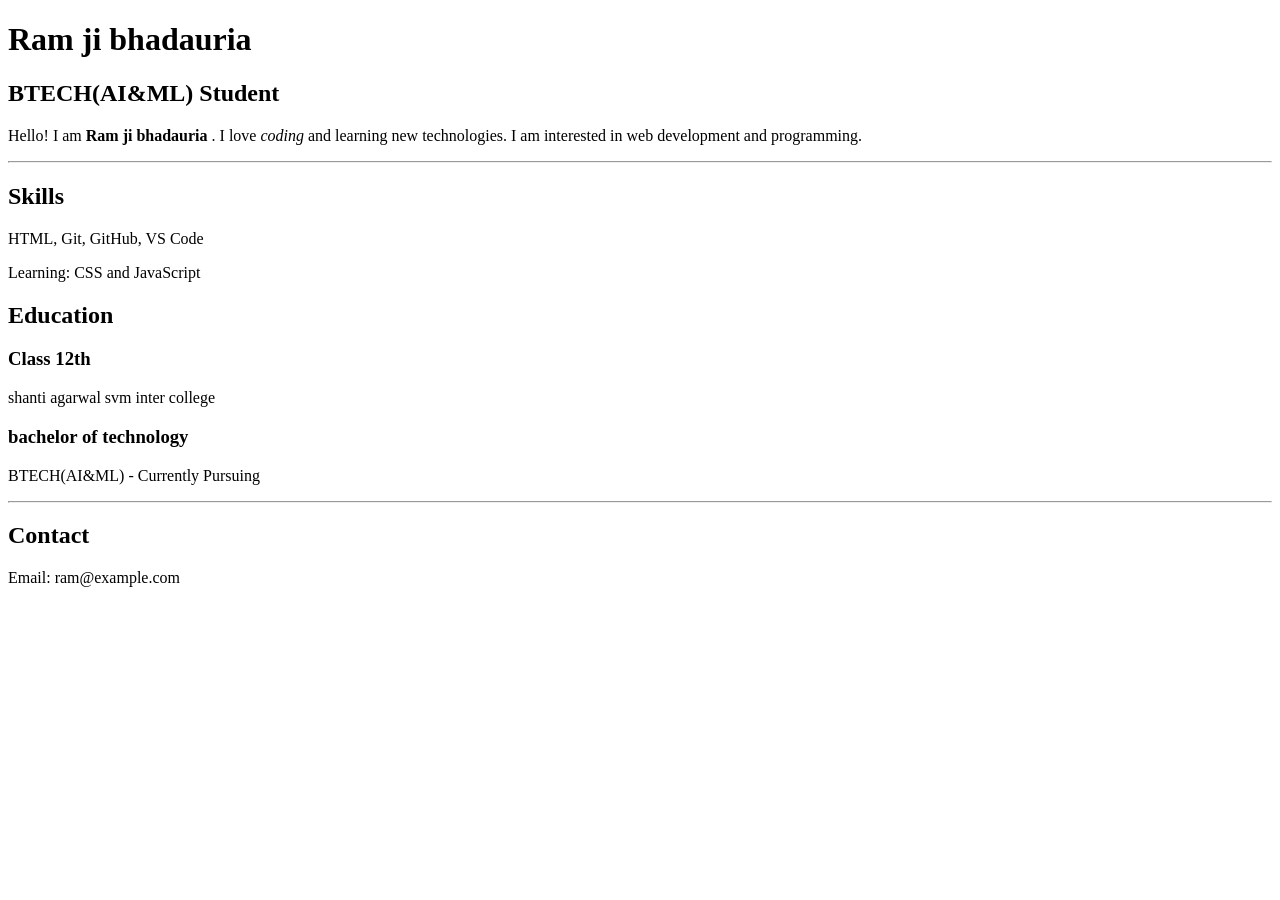
<file: index.html>
<!DOCTYPE html>
<html lang="en">
<head>
    <meta charset="UTF-8">
    <meta name="viewport" content="width=device-width, initial-scale=1.0">
    <title>My Resume Page</title>
</head>
<body>

    <!-- My Resume -->
    <div id="resume" class="resume">

        <h1>Ram ji bhadauria</h1>
        <h2>BTECH(AI&ML) Student</h2>

        <p>
            Hello! I am <strong>Ram ji bhadauria </strong>.
            I love <em>coding</em> and learning new technologies.
            I am interested in web development and programming.
        </p>

        <hr>

        <!-- Skills Section -->
        <div id="skills" class="skills">
            <h2>Skills</h2>

            <p>HTML, Git, GitHub, VS Code</p>
            <p>Learning: CSS and JavaScript</p>
        </div>

        <!-- Education Section -->
        <div id="education" class="education">
            <h2>Education</h2>

            <h3>Class 12th</h3>
            <p>shanti agarwal svm inter college </p>

            <h3>bachelor of technology</h3>
            <p>BTECH(AI&ML) - Currently Pursuing</p>
        </div>

        <hr>

        <!-- Contact Information -->
        <div id="contact" class="contact">
            <h2>Contact</h2>
            <p>Email: ram@example.com</p>
        </div>

    </div>

</body>
</html>
</file>
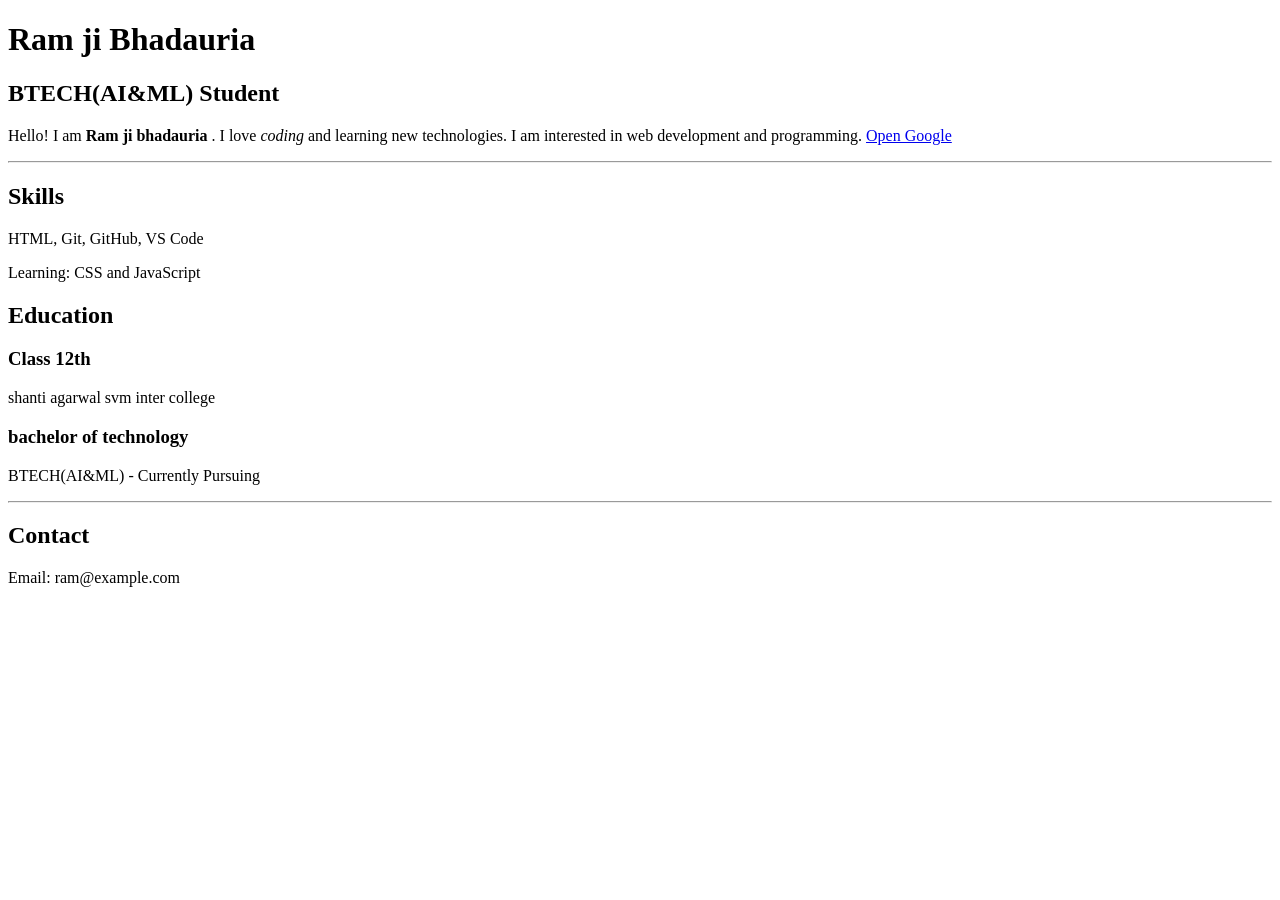
<file: assignment1/index.html>
<!DOCTYPE html>
<html lang="en">
<head>
    <meta charset="UTF-8">
    <meta name="viewport" content="width=device-width, initial-scale=1.0">
    <title>My Resume Page</title>
</head>
<body>

    <!-- My Resume -->
    <div id="resume" class="resume">
        
        <h1>Ram ji Bhadauria</h1>
        <h2>BTECH(AI&ML) Student</h2>

        <p>
            Hello! I am <strong>Ram ji bhadauria </strong>.
            I love <em>coding</em> and learning new technologies.
            I am interested in web development and programming.

            <a>
               <a href="https://www.google.com" target="_blank">
    Open Google
</a>
            </a>
        </p>

        <hr>
        </div>

        <!-- Skills Section -->
        <div id="skills" class="skills">
            <h2>Skills</h2>
            
            <p>HTML, Git, GitHub, VS Code</p>
            <p>Learning: CSS and JavaScript</p>
        </div>

        <!-- Education Section -->
        <div id="education" class="education">
            <h2>Education</h2>

            <h3>Class 12th</h3>
            <p>shanti agarwal svm inter college </p>

            <h3>bachelor of technology</h3>
            <p>BTECH(AI&ML) - Currently Pursuing</p>
        </div>

        <hr>

        <!-- Contact Information -->
        <div id="contact" class="contact">
            <h2>Contact</h2>
            <p>Email: ram@example.com</p>
        </div>

    

</body>
</html>
</file>
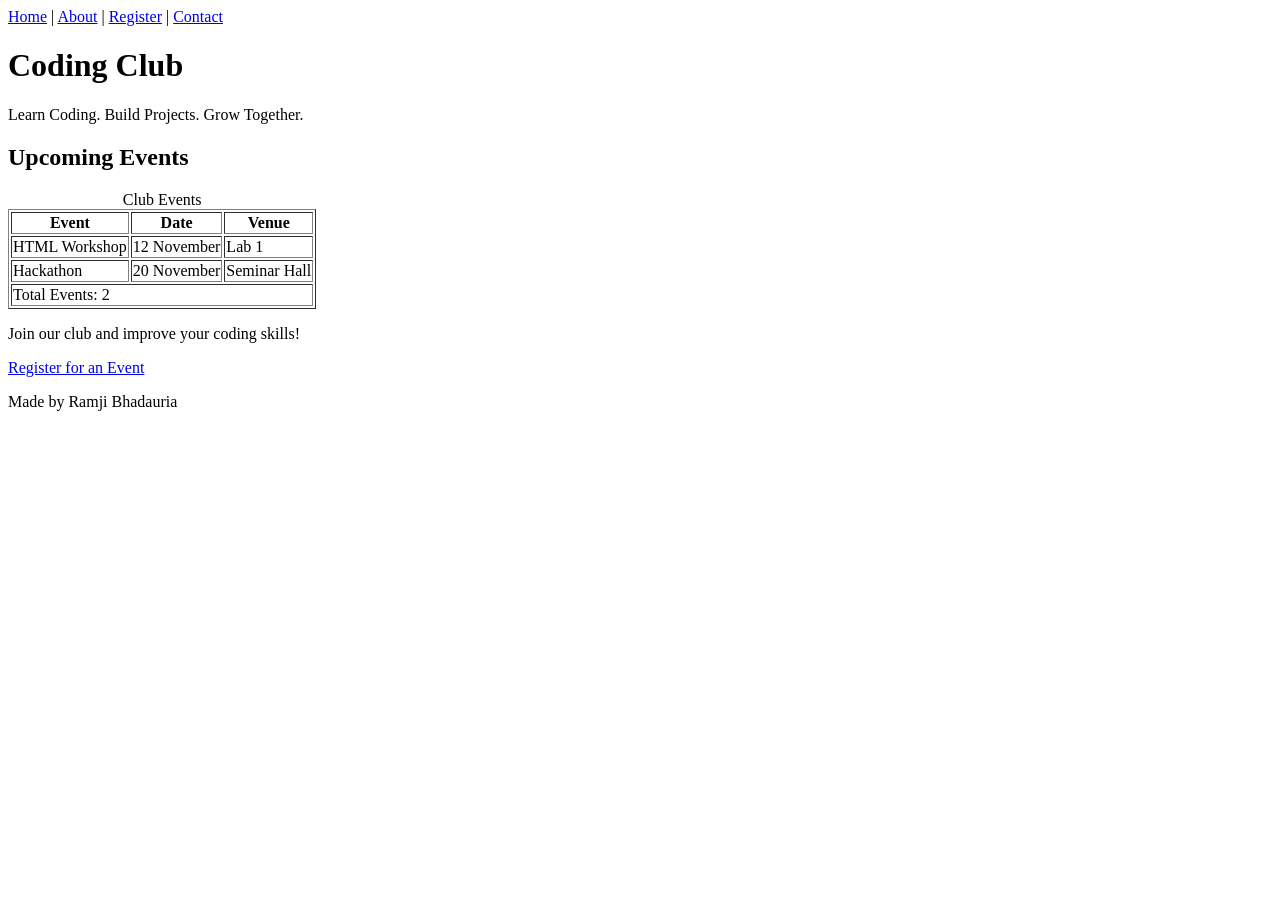
<file: assignment3/index.html>
<!DOCTYPE html>
<html lang="en">
<head>
    <meta charset="UTF-8">
    <meta name="viewport" content="width=device-width, initial-scale=1.0">
    <meta name="description" content="Coding Club home page">
    <title>Coding Club - Home</title>
    <link rel="icon" href="favicon-32x32.png">
</head>
<body>

    <nav>
        <a href="index.html">Home</a> |
        <a href="about.html">About</a> |
        <a href="register.html">Register</a> |
        <a href="contact.html">Contact</a>
    </nav>

    <header>
        <h1>Coding Club</h1>
        <p>Learn Coding. Build Projects. Grow Together.</p>
    </header>

    <main>
        <section id="events">
            <h2>Upcoming Events</h2>

            <table border="1">
                <caption>Club Events</caption>
                <thead>
                    <tr>
                        <th>Event</th>
                        <th>Date</th>
                        <th>Venue</th>
                    </tr>
                </thead>
                <tbody>
                    <tr>
                        <td>HTML Workshop</td>
                        <td>12 November</td>
                        <td>Lab 1</td>
                    </tr>
                    <tr>
                        <td>Hackathon</td>
                        <td>20 November</td>
                        <td>Seminar Hall</td>
                    </tr>
                </tbody>
                <tfoot>
                    <tr>
                        <td colspan="3">Total Events: 2</td>
                    </tr>
                </tfoot>
            </table>
        </section>

        <p>Join our club and improve your coding skills!</p>
        <p><a href="register.html">Register for an Event</a></p>
    </main>

    <footer>
        <p>Made by Ramji Bhadauria</p>
    </footer>

</body>
</html>
</file>
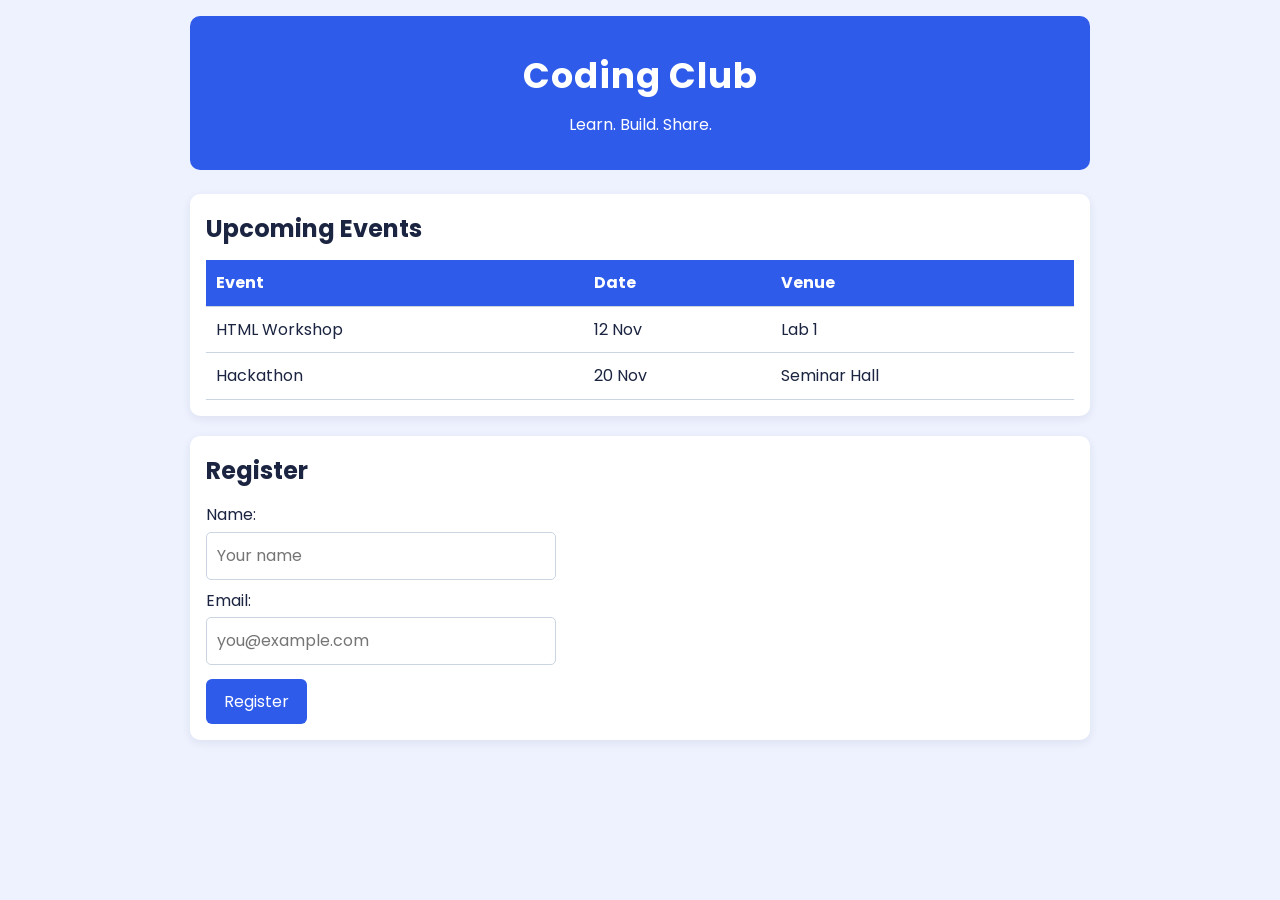
<file: assignment4/index.html>
<!DOCTYPE html>
<html lang="en">

<head>
    <meta charset="UTF-8">
    <meta name="viewport" content="width=device-width, initial-scale=1.0">

    <title>Coding Club</title>

    <!-- 5.3: Google Font -->
    <link rel="preconnect" href="https://fonts.googleapis.com">
    <link rel="preconnect" href="https://fonts.gstatic.com" crossorigin>

    <link href="https://fonts.googleapis.com/css2?family=Poppins:wght@400;500;600;700&display=swap"
          rel="stylesheet">

    <!-- 5.1: Link the external CSS file -->
    <link rel="stylesheet" href="style.css">
</head>

<body>

    <!-- Hero Section -->
    <header id="hero">
        <h1>Coding Club</h1>
        <p>Learn. Build. Share.</p>
    </header>

    <!-- Upcoming Events Section -->
    <section class="card">

        <h2>Upcoming Events</h2>

        <table>
            <thead>
                <tr>
                    <th>Event</th>
                    <th>Date</th>
                    <th>Venue</th>
                </tr>
            </thead>

            <tbody>
                <tr>
                    <td>HTML Workshop</td>
                    <td>12 Nov</td>
                    <td>Lab 1</td>
                </tr>

                <tr>
                    <td>Hackathon</td>
                    <td>20 Nov</td>
                    <td>Seminar Hall</td>
                </tr>
            </tbody>
        </table>

    </section>

    <!-- Registration Section -->
    <section class="card">

        <h2>Register</h2>

        <form>
            <label for="name">Name:</label>
            <input
                type="text"
                id="name"
                name="name"
                placeholder="Your name"
                required
            >

            <label for="email">Email:</label>
            <input
                type="email"
                id="email"
                name="email"
                placeholder="you@example.com"
                required
            >

            <button type="submit">Register</button>
        </form>

    </section>

</body>
</html>
</file>
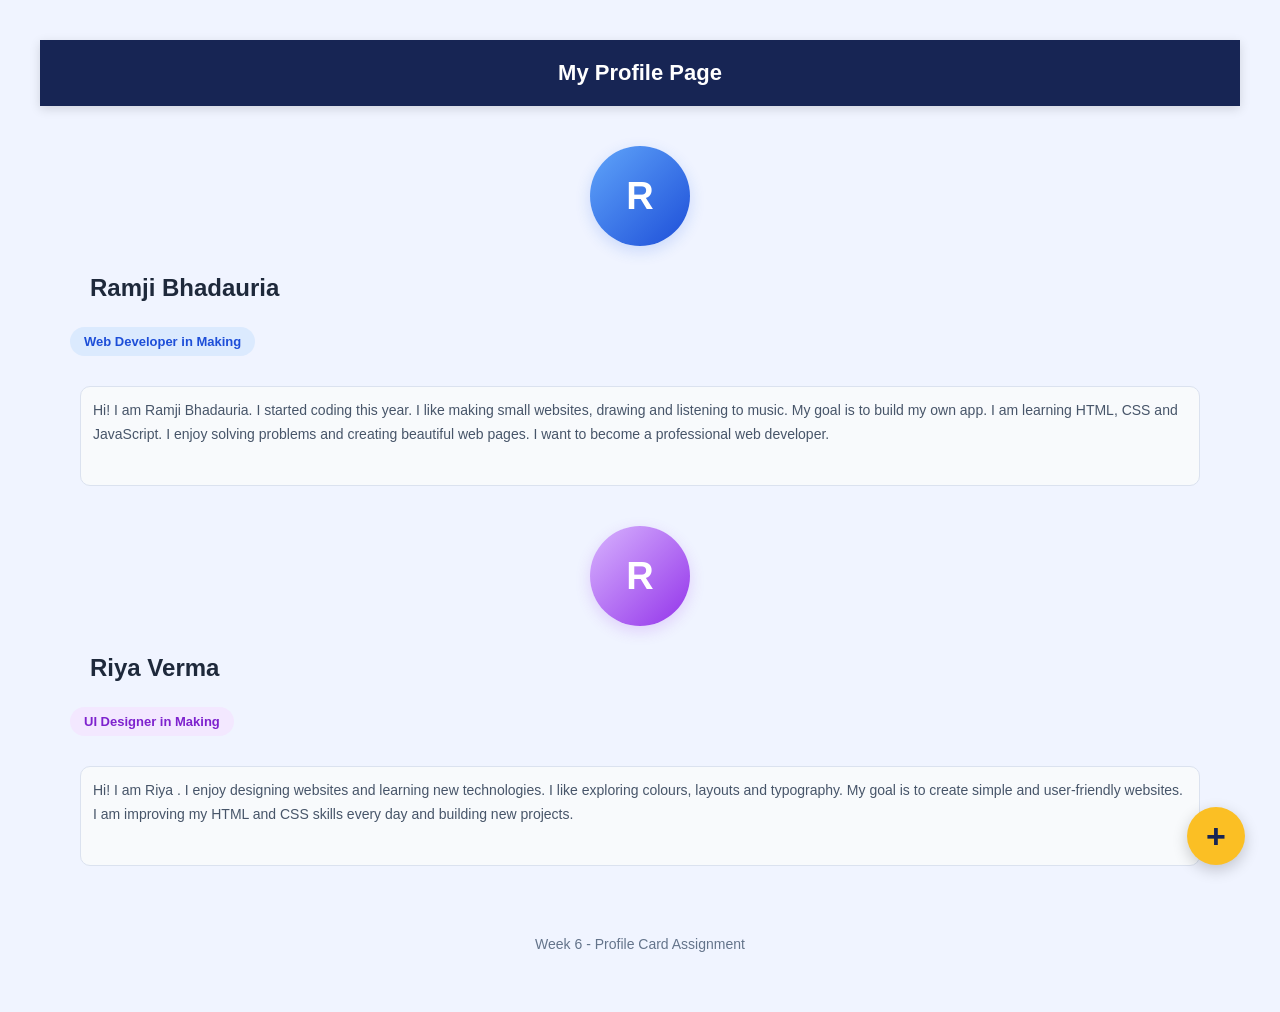
<file: assignment5/index.html>
<!DOCTYPE html>
<html lang="en">
<head>
    <meta charset="UTF-8">
    <meta name="viewport" content="width=device-width, initial-scale=1.0">
    <title>Week 6 - Profile Card</title>

    <!-- CSS file connected here -->
    <link rel="stylesheet" href="style.css">
</head>
<body>
 
    <!-- QUESTION 6.4: Sticky top navigation bar -->
    <header class="top-bar">
        My Profile Page
    </header>

    <main class="profile-container">

        <!-- QUESTION 6.2: First profile card (Blue colour version) -->
        <section class="profile-card blue-card">

            <!-- QUESTION 6.2: Circular avatar -->
            <div class="avatar blue-avatar">R</div>

            <h2>Ramji Bhadauria</h2>
            <p class="role">Web Developer in Making</p>

            <!-- QUESTION 6.3: Fixed-height scrollable bio box -->
            <div class="bio">
                Hi! I am Ramji Bhadauria. I started coding this year.
                I like making small websites, drawing and
                listening to music. My goal is to build my
                own app. I am learning HTML, CSS and
                JavaScript. I enjoy solving problems and
                creating beautiful web pages. I want to
                become a professional web developer.
            </div>

        </section>

        <!-- QUESTION 6.2: Second profile card (Purple colour version) -->
        <section class="profile-card purple-card">

            <!-- QUESTION 6.2: Circular avatar -->
            <div class="avatar purple-avatar">R</div>

            <h2>Riya Verma</h2>
            <p class="role">UI Designer in Making</p>

            <!-- QUESTION 6.3: Fixed-height scrollable bio box -->
            <div class="bio">
                Hi! I am Riya . I enjoy designing websites
                and learning new technologies. I like
                exploring colours, layouts and typography.
                My goal is to create simple and user-friendly
                websites. I am improving my HTML and CSS
                skills every day and building new projects.
            </div>

        </section>

    </main>

    <!-- QUESTION 6.5: Footer and clean HTML structure -->
    <footer>
        Week 6 - Profile Card Assignment
    </footer>

    <!-- QUESTION 6.4: Fixed floating + button -->
    <button class="fab"
            type="button"
            aria-label="Add profile"
            onclick="alert('Add button clicked!')">
        +
    </button>

</body>
</html>
</file>
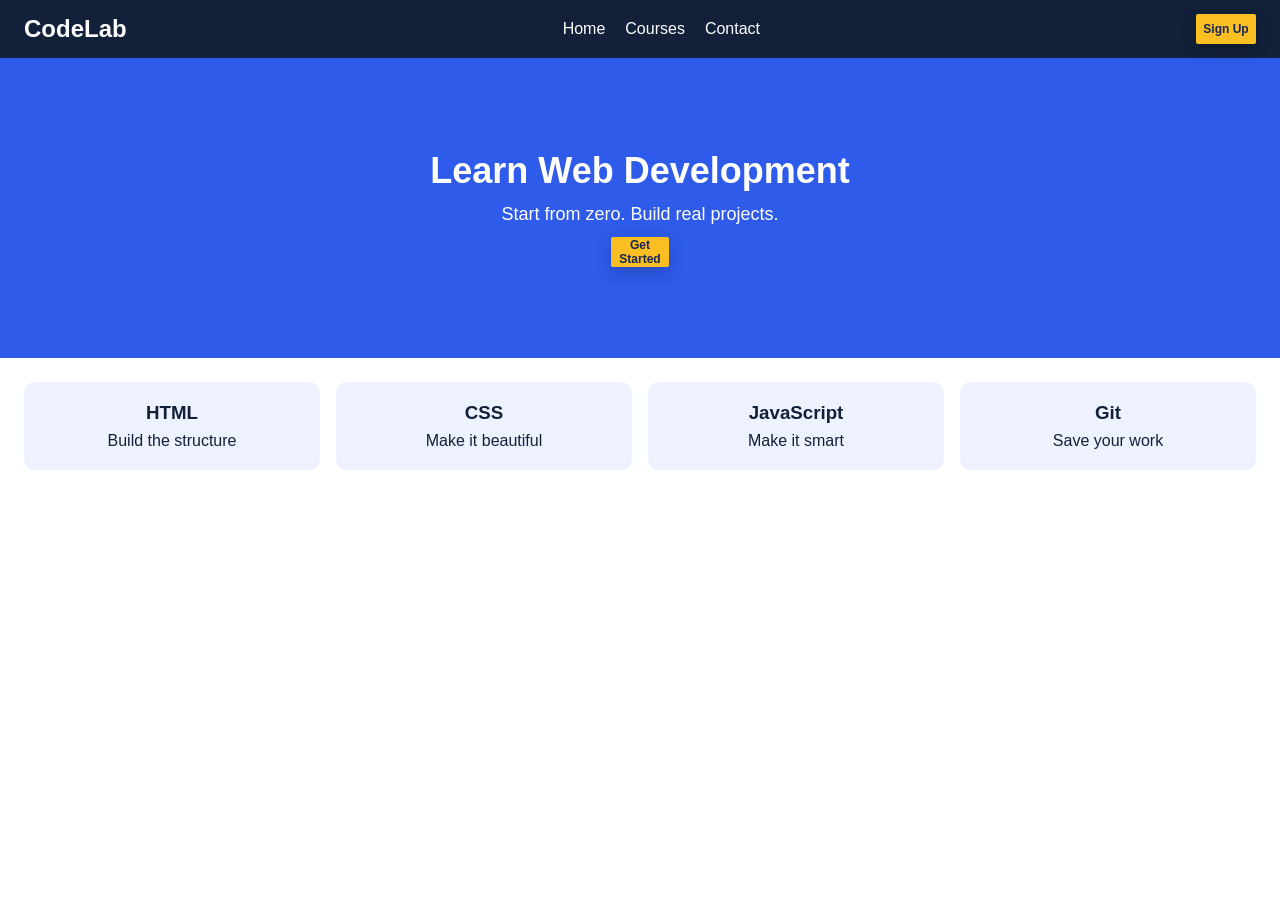
<file: assignment6/index.html>
<!DOCTYPE html>
<html lang="en">
<head>
    <meta charset="UTF-8">
    <meta name="viewport" content="width=device-width, initial-scale=1.0">

    <title>CodeLab</title>

    <!-- External CSS file ko connect kiya hai -->
    <link rel="stylesheet" href="style.css">
</head>
<body>

    <!-- ================= 7.1 NAVBAR ================= -->
    <!-- Logo left, links aur Sign up button right -->

    <nav>
        <h2>CodeLab</h2>

        <!-- Navigation links -->
        <ul>
            <li><a href="#">Home</a></li>
            <li><a href="#">Courses</a></li>
            <li><a href="#">Contact</a></li>
        </ul>

        <!-- Navbar button -->
        <button class="fab-signup"
                type="button"
                aria-label="Add profile"
                onclick="alert('Sign Up button clicked!')">
            Sign Up
        </button>
    </nav>


    <!-- ================= 7.2 BANNER ================= -->
    <!-- Banner ke text aur button ko centre mein rakha hai -->

    <section class="hero">
        <h1>Learn Web Development</h1>
        <p>Start from zero. Build real projects.</p>
        <button class="fab"
                type="button"
                aria-label="Add profile"
                onclick="alert('Get Started button clicked!')">
            Get Started
        </button>
    </section>


    <!-- ================= 7.3 CARDS ================= -->
    <!-- Flexbox se 4 cards banaye hain.
         Chhoti screen par cards next line mein aa sakte hain. -->

    <section class="cards">

        <!-- Card 1 -->
        <div class="card">
            <h3>HTML</h3>
            <p>Build the structure</p>
        </div>

        <!-- Card 2 -->
        <div class="card">
            <h3>CSS</h3>
            <p>Make it beautiful</p>
        </div>

        <!-- Card 3 -->
        <div class="card">
            <h3>JavaScript</h3>
            <p>Make it smart</p>
        </div>

        <!-- Card 4 -->
        <div class="card">
            <h3>Git</h3>
            <p>Save your work</p>
        </div>

    </section>

    <!-- ========== 7.4 COMPLETE LANDING PAGE ========== -->
    <!-- Navbar + Banner + Cards ko ek page mein joda hai -->

    <!-- ========== 7.5 RESPONSIVE TESTING ========== -->
    <!-- Desktop, tablet aur mobile par browser ki width
         badal kar layout check karna hai.
         Iski CSS style.css mein likhi hai. -->

</body>
</html>
</file>
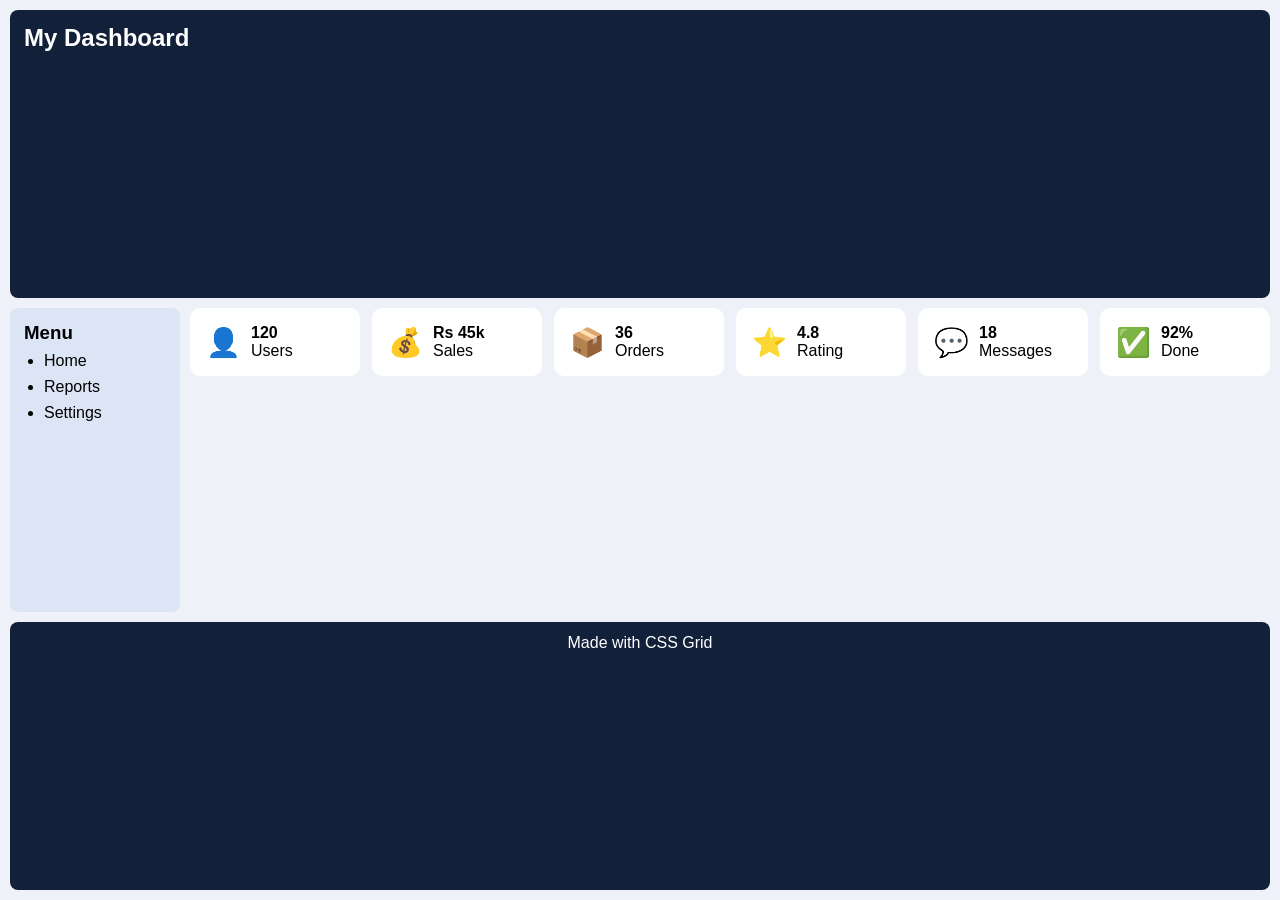
<file: assignment7/index.html>
<!DOCTYPE html>
<html lang="en">
<head>
    <!-- Basic HTML information -->
    <meta charset="UTF-8">
    <meta name="viewport" content="width=device-width, initial-scale=1.0">

    <title>My Dashboard</title>

    <!-- External CSS file connected here -->
    <link rel="stylesheet" href="style.css">
</head>
<body>

    <!-- Main dashboard layout: Point 8.1 and 8.3 are styled in CSS -->
    <div class="layout">

        <!-- HEADER: Point 8.3 (grid area: head) -->
        <header>
            <h2>My Dashboard</h2>
        </header>

        <!-- SIDEBAR: Point 8.3 (grid area: side) -->
        <aside>
            <h3>Menu</h3>

            <ul>
                <li>Home</li>
                <li>Reports</li>
                <li>Settings</li>
            </ul>
        </aside>

        <!-- MAIN AREA: Dashboard boxes -->
        <main>

            <!-- Gallery uses CSS Grid: Point 8.1 and 8.2 -->
            <div class="gallery">

                <!-- Each item uses Flexbox: Point 8.4 -->
                <div class="item">
                    <span class="icon">&#128100;</span>
                    <div><b>120</b><br>Users</div>
                </div>

                <div class="item">
                    <span class="icon">&#128176;</span>
                    <div><b>Rs 45k</b><br>Sales</div>
                </div>

                <div class="item">
                    <span class="icon">&#128230;</span>
                    <div><b>36</b><br>Orders</div>
                </div>

                <div class="item">
                    <span class="icon">&#11088;</span>
                    <div><b>4.8</b><br>Rating</div>
                </div>

                <div class="item">
                    <span class="icon">&#128172;</span>
                    <div><b>18</b><br>Messages</div>
                </div>

                <div class="item">
                    <span class="icon">&#9989;</span>
                    <div><b>92%</b><br>Done</div>
                </div>

            </div>
        </main>

        <!-- FOOTER: Point 8.3 (grid area: foot) -->
        <footer>
            Made with CSS Grid
        </footer>

    </div>

</body>
</html>
</file>
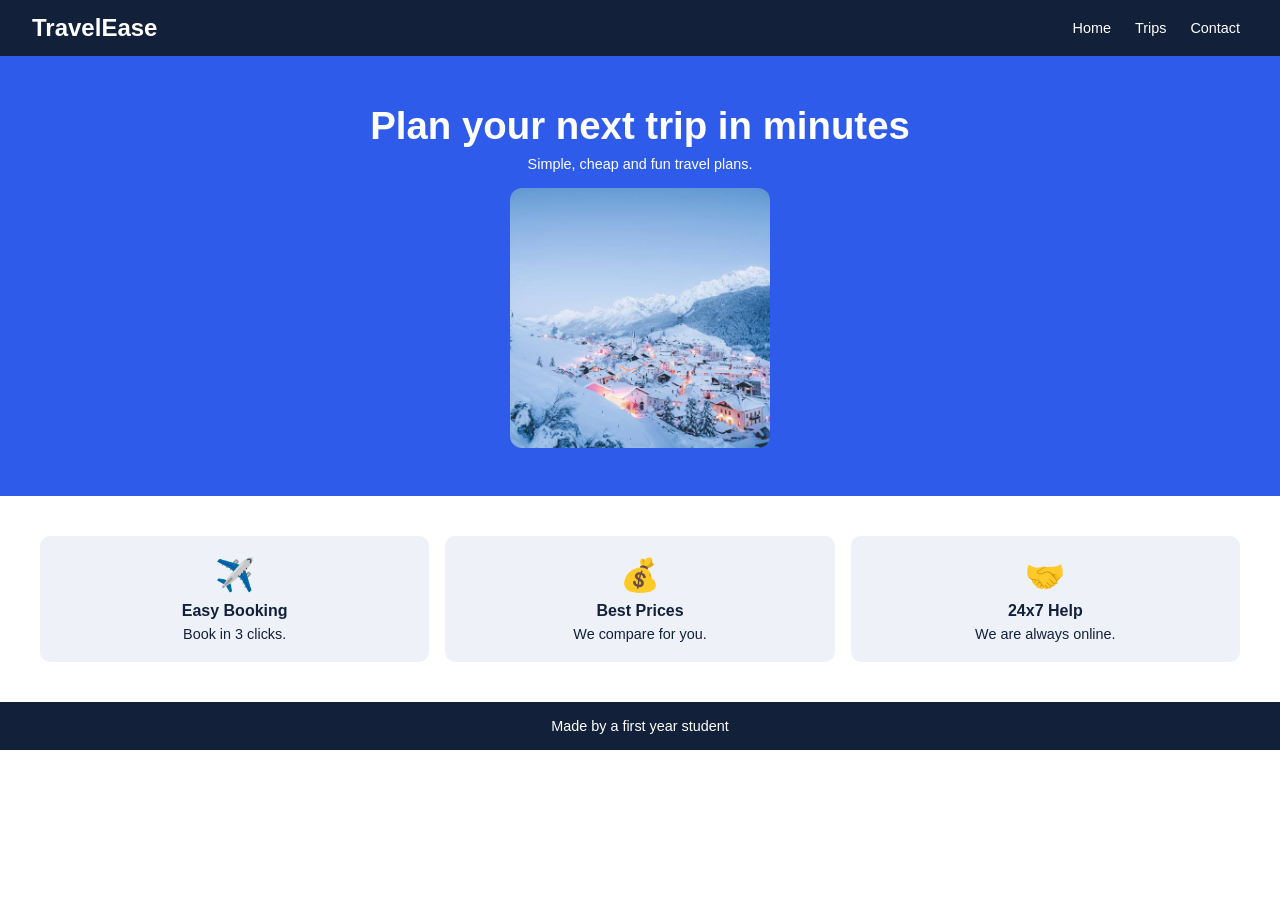
<file: assignment8/index.html>
<!DOCTYPE html>
<html lang="en">
<head>
    <!-- Basic HTML setup -->
    <meta charset="UTF-8">
    <meta name="viewport" content="width=device-width, initial-scale=1.0">
    <title>TravelEase</title>

    <!-- External CSS file: styling is in style.css -->
    <link rel="stylesheet" href="style.css">
</head>
<body>

    <!-- POINT 9.3: Navbar uses Flexbox in CSS -->
    <nav>
        <h2 class="logo">TravelEase</h2>

        <!-- Navigation links -->
        <div class="nav-links">
            <a href="#">Home</a>
            <a href="#">Trips</a>
            <a href="#">Contact</a>
        </div>
    </nav>

    <!-- Hero section: main landing page content -->
    <section class="hero">
        <h1>Plan your next trip in minutes</h1>
        <p>Simple, cheap and fun travel plans.</p>

        <!-- POINT 9.2: Image responsiveness is set in CSS.
             Keep your photo at img/hero.jpg -->
        <img src="img/hero.jpgg.jpg"
             alt="Mountain trip banner"
             class="hero-img">
             
    </section>

    <!-- POINT 9.3: Features section uses CSS Grid -->
    <section class="features">

        <div class="box">
            <div class="icon" aria-hidden="true">✈️</div>
            <h3>Easy Booking</h3>
            <p>Book in 3 clicks.</p>
        </div>

        <div class="box">
            <div class="icon" aria-hidden="true">💰</div>
            <h3>Best Prices</h3>
            <p>We compare for you.</p>
        </div>

        <div class="box">
            <div class="icon" aria-hidden="true">🤝</div>
            <h3>24x7 Help</h3>
            <p>We are always online.</p>
        </div>

    </section>

    <!-- Footer of the landing page -->
    <footer>
        Made by a first year student
    </footer>

</body>
</html>
</file>
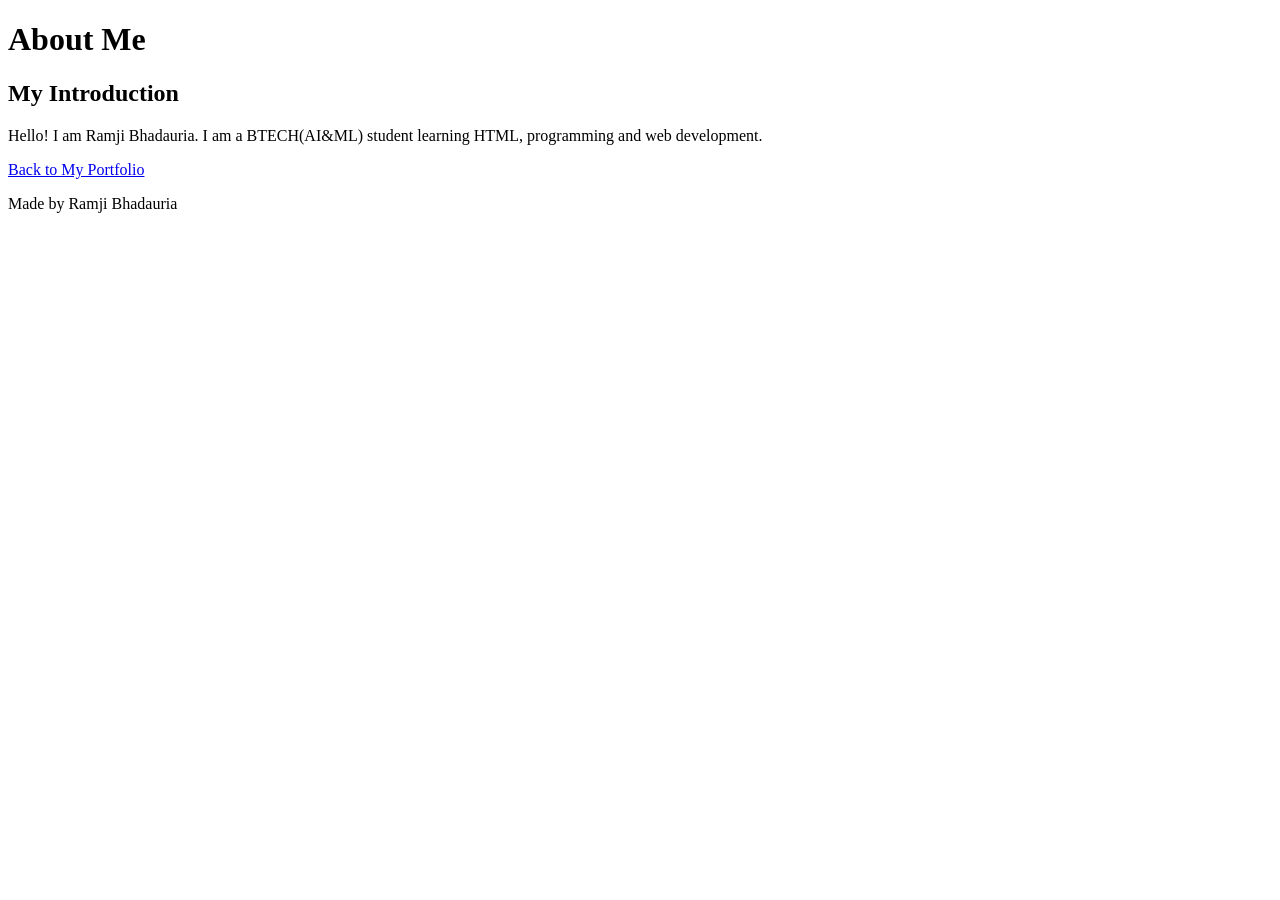
<file: assignment2/about.html>
<!DOCTYPE html>
<html lang="en">
<head>
    <meta charset="UTF-8">
    <meta name="viewport" content="width=device-width, initial-scale=1.0">
    <title>About Me</title>
</head>
<body>

    <header>
        <h1>About Me</h1>
    </header>

    <main>
        <section>
            <h2>My Introduction</h2>
            <p>
                Hello! I am Ramji Bhadauria.
                I am a BTECH(AI&ML) student learning HTML,
                programming and web development.
            </p>
        </section>

        <p><a href="index.html">Back to My Portfolio</a></p>
    </main>

    <footer>
        <p>Made by Ramji Bhadauria</p>
    </footer>

</body>
</html>
</file>
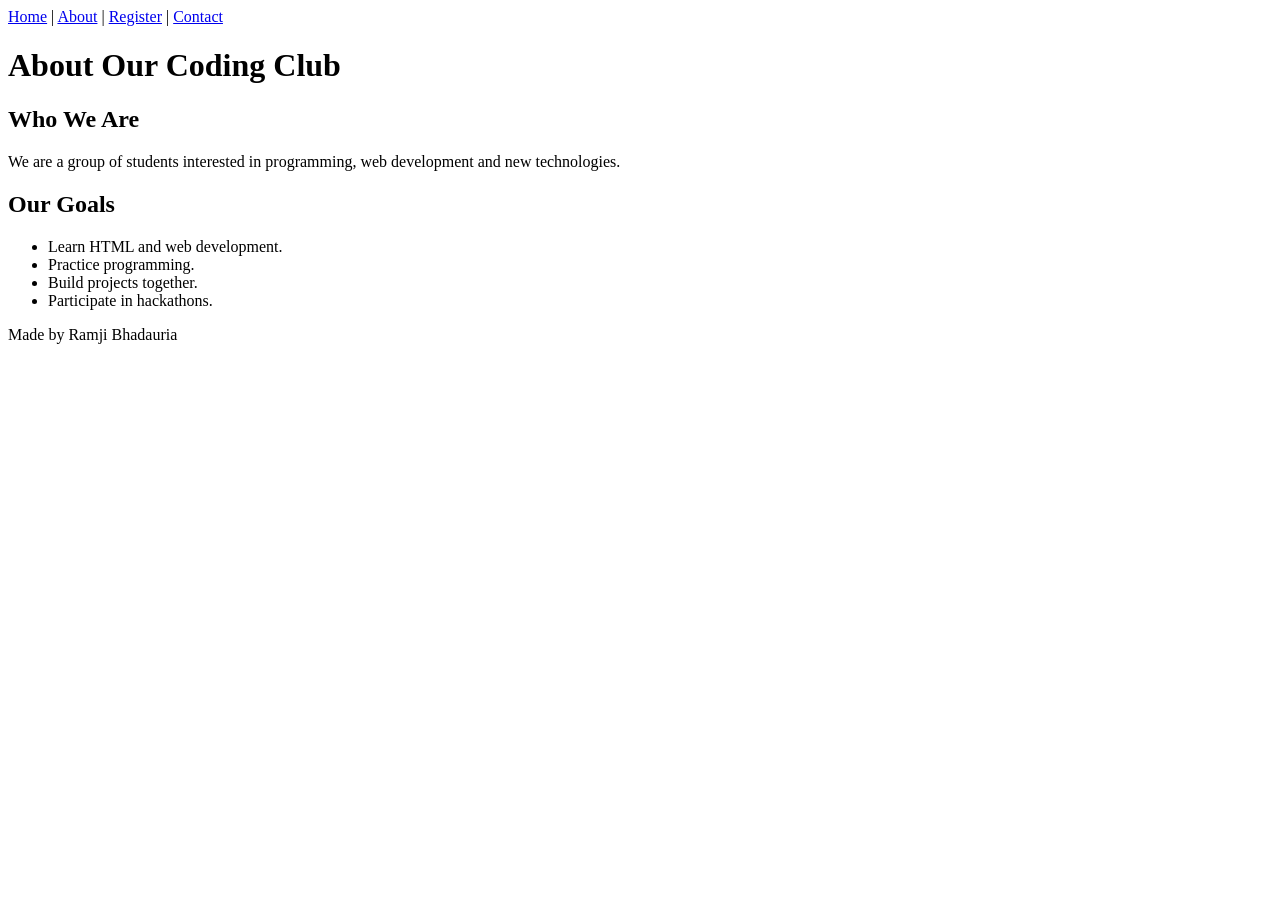
<file: assignment3/about.html>
<!DOCTYPE html>
<html lang="en">
<head>
    <meta charset="UTF-8">
    <meta name="viewport" content="width=device-width, initial-scale=1.0">
    <meta name="description" content="About our Coding Club">
    <title>Coding Club - About</title>
    <link rel="icon" href="favicon-32x32.png">
</head>
<body>

    <nav>
        <a href="index.html">Home</a> |
        <a href="about.html">About</a> |
        <a href="register.html">Register</a> |
        <a href="contact.html">Contact</a>
    </nav>

    <header>
        <h1>About Our Coding Club</h1>
    </header>

    <main>
        <section>
            <h2>Who We Are</h2>
            <p>
                We are a group of students interested in programming,
                web development and new technologies.
            </p>
        </section>

        <section>
            <h2>Our Goals</h2>
            <ul>
                <li>Learn HTML and web development.</li>
                <li>Practice programming.</li>
                <li>Build projects together.</li>
                <li>Participate in hackathons.</li>
            </ul>
        </section>
    </main>

    <footer>
        <p>Made by Ramji Bhadauria</p>
    </footer>

</body>
</html>
</file>
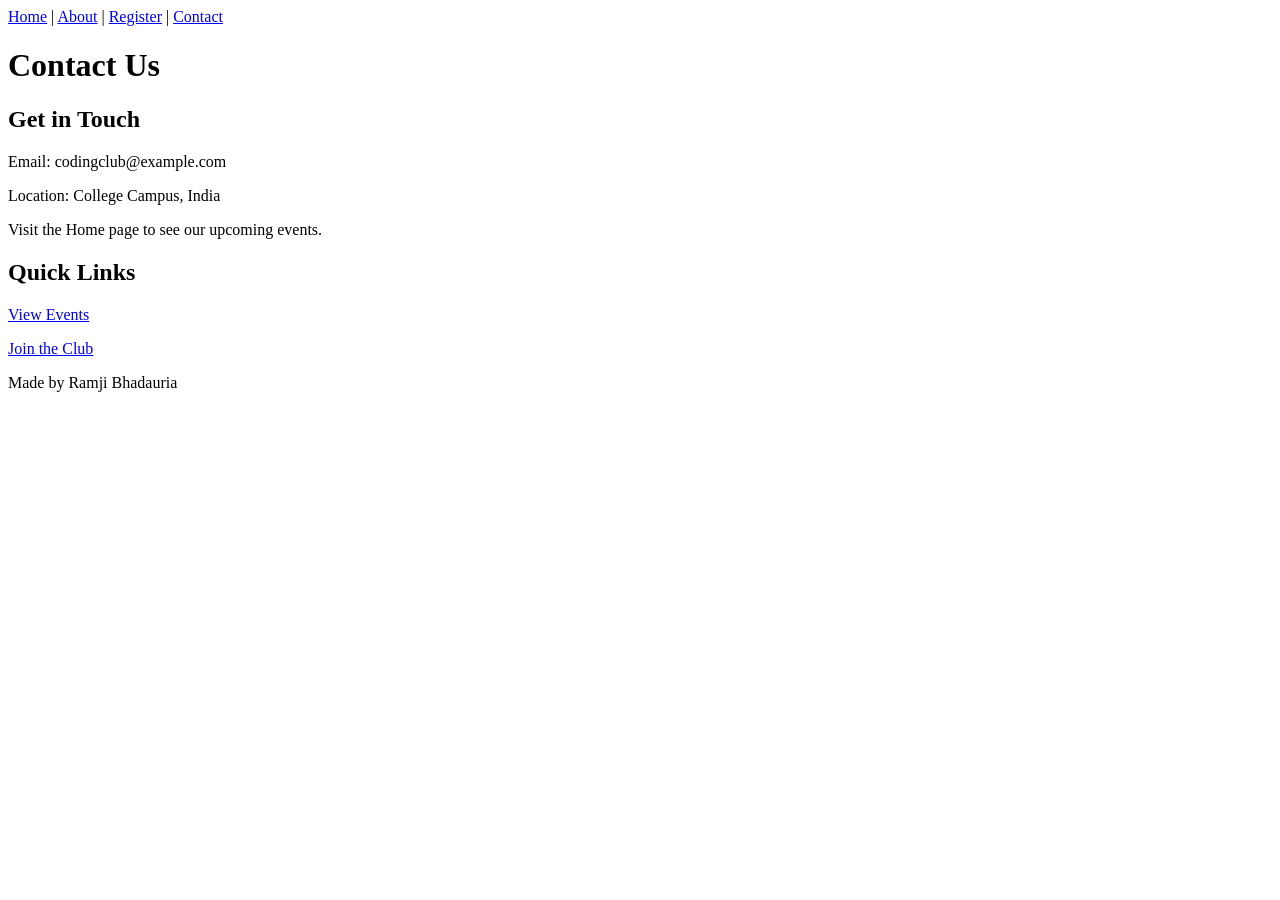
<file: assignment3/contact.html>
<!DOCTYPE html>
<html lang="en">
<head>
    <meta charset="UTF-8">
    <meta name="viewport" content="width=device-width, initial-scale=1.0">
    <meta name="description" content="Contact the Coding Club">
    <title>Coding Club - Contact</title>
    <link rel="icon" href="favicon-32x32.png">
</head>
<body>

    <nav>
        <a href="index.html">Home</a> |
        <a href="about.html">About</a> |
        <a href="register.html">Register</a> |
        <a href="contact.html">Contact</a>
    </nav>

    <header>
        <h1>Contact Us</h1>
    </header>

    <main>
        <section>
            <h2>Get in Touch</h2>
            <p>Email: codingclub@example.com</p>
            <p>Location: College Campus, India</p>
            <p>Visit the Home page to see our upcoming events.</p>
        </section>

        <section>
            <h2>Quick Links</h2>
            <p><a href="index.html">View Events</a></p>
            <p><a href="register.html">Join the Club</a></p>
        </section>
    </main>

    <footer>
        <p>Made by Ramji Bhadauria</p>
    </footer>

</body>
</html>
</file>
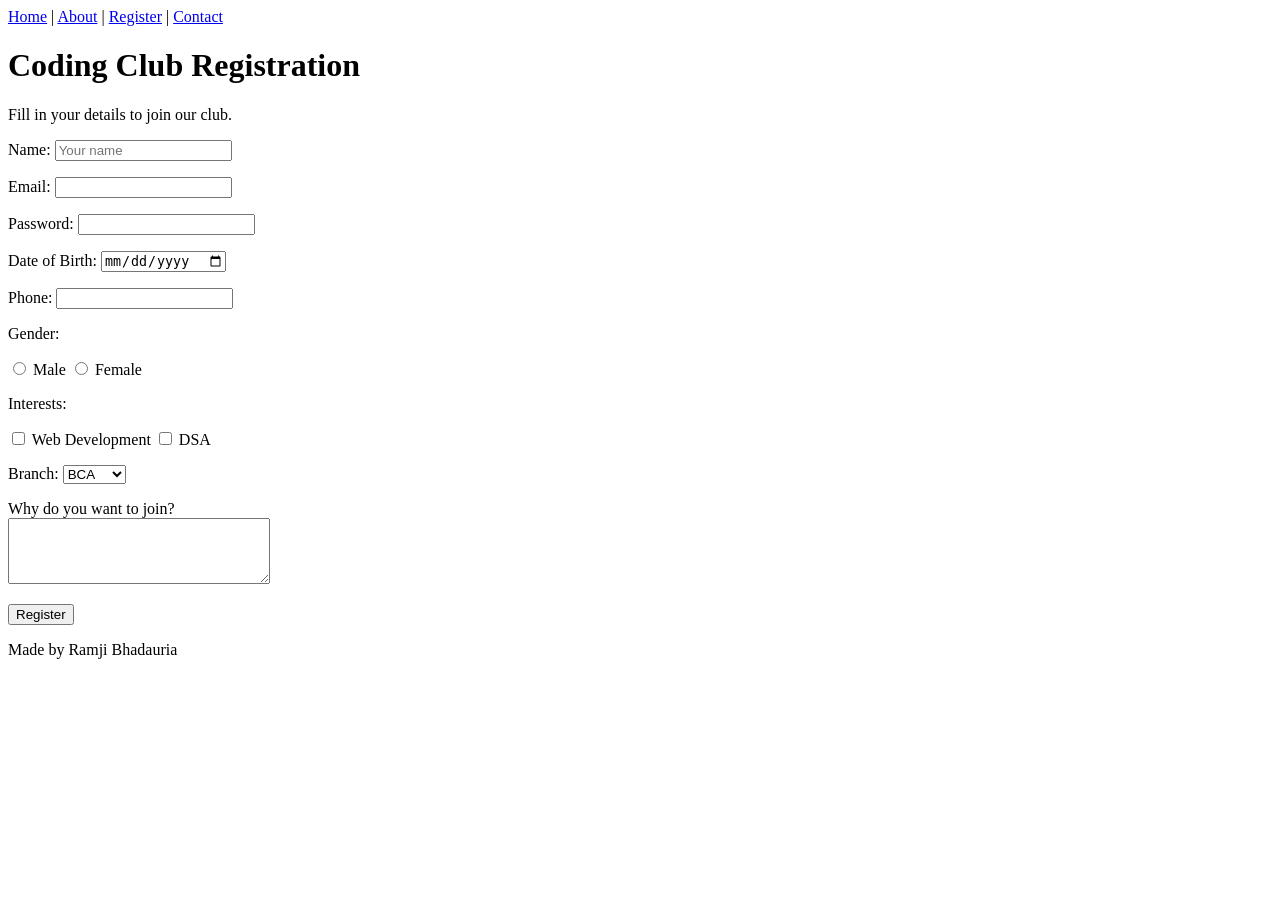
<file: assignment3/register.html>
<!DOCTYPE html>
<html lang="en">
<head>
    <meta charset="UTF-8">
    <meta name="viewport" content="width=device-width, initial-scale=1.0">
    <meta name="description" content="Register for the Coding Club">
    <title>Coding Club - Register</title>
    <link rel="icon" href="favicon-32x32.png">
</head>
<body>

    <nav>
        <a href="index.html">Home</a> |
        <a href="about.html">About</a> |
        <a href="register.html">Register</a> |
        <a href="contact.html">Contact</a>
    </nav>

    <header>
        <h1>Coding Club Registration</h1>
        <p>Fill in your details to join our club.</p>
    </header>

    <main>
        <form action="#" method="get">

            <p>
                <label for="name">Name:</label>
                <input type="text" id="name" name="name"
                       placeholder="Your name" required>
            </p>

            <p>
                <label for="email">Email:</label>
                <input type="email" id="email" name="email" required>
            </p>

            <p>
                <label for="password">Password:</label>
                <input type="password" id="password"
                       name="password" required>
            </p>

            <p>
                <label for="dob">Date of Birth:</label>
                <input type="date" id="dob" name="dob">
            </p>

            <p>
                <label for="phone">Phone:</label>
                <input type="tel" id="phone" name="phone">
            </p>

            <p>Gender:</p>
            <input type="radio" id="male" name="gender" value="Male">
            <label for="male">Male</label>

            <input type="radio" id="female" name="gender" value="Female">
            <label for="female">Female</label>

            <p>Interests:</p>
            <input type="checkbox" id="web" name="interests" value="Web">
            <label for="web">Web Development</label>

            <input type="checkbox" id="dsa" name="interests" value="DSA">
            <label for="dsa">DSA</label>

            <p>
                <label for="branch">Branch:</label>
                <select id="branch" name="branch">
                    <option value="BCA">BCA</option>
                    <option value="BTech">B.Tech</option>
                    <option value="Other">Other</option>
                </select>
            </p>

            <p>
                <label for="message">Why do you want to join?</label>
                <br>
                <textarea id="message" name="message"
                          rows="4" cols="30"></textarea>
            </p>

            <button type="submit">Register</button>

        </form>
    </main>

    <footer>
        <p>Made by Ramji Bhadauria</p>
    </footer>

</body>
</html>
</file>
<file: assignment4/style.css>
/* =========================================
   5.4: CSS VARIABLES USING :root
   Store colours and spacing in one place
========================================= */

:root {
    --brand: #2f5bea;
    --light: #eef2ff;
    --dark: #1b2440;
    --gap: 16px;
}


/* =========================================
   5.2 (a): UNIVERSAL SELECTOR (*)
========================================= */

* {
    margin: 0;
    padding: 0;
    box-sizing: border-box;
}


/* =========================================
   5.3: FONTS, COLOURS AND LINE-HEIGHT
========================================= */

body {
    font-family: 'Poppins', sans-serif;
    background: var(--light);
    color: var(--dark);
    font-size: 16px;
    line-height: 1.6;
    padding: var(--gap);
}


/* =========================================
   5.2 (b): ELEMENT SELECTOR (h1)
========================================= */

h1 {
    font-size: 2.2rem;
    letter-spacing: 1px;
    margin-bottom: 8px;
}

h2 {
    font-size: 1.5rem;
    margin-bottom: 12px;
}

p {
    margin-bottom: 8px;
}


/* =========================================
   5.2 (c): CLASS SELECTOR (.card)
========================================= */

.card {
    background: white;
    padding: var(--gap);
    margin: 0 auto 20px;
    border-radius: 10px;
    max-width: 900px;
    box-shadow: 0 3px 10px rgba(27, 36, 64, 0.08);
}


/* =========================================
   5.2 (d): ID SELECTOR (#hero)
========================================= */

#hero {
    background: var(--brand);
    color: white;
    text-align: center;
    padding: 32px var(--gap);
    border-radius: 10px;
    margin: 0 auto 24px;
    max-width: 900px;
}

#hero p {
    margin-bottom: 0;
}


/* =========================================
   TABLE STYLING
========================================= */

table {
    width: 100%;
    border-collapse: collapse;
    margin-top: 8px;
}

th {
    background: var(--brand);
    color: white;
    text-align: left;
}

th,
td {
    padding: 10px;
    border-bottom: 1px solid #cbd5e1;
}

tbody tr:hover {
    background: var(--light);
}


/* =========================================
   REGISTRATION FORM STYLING
========================================= */

label {
    display: block;
    margin-top: 8px;
}

input {
    display: block;
    width: 100%;
    max-width: 350px;
    padding: 10px;
    margin: 4px 0;
    border: 1px solid #cbd5e1;
    border-radius: 5px;
    font: inherit;
}

input:focus {
    outline: 2px solid var(--brand);
}

button {
    background: var(--brand);
    color: white;
    border: none;
    padding: 10px 18px;
    margin-top: 10px;
    border-radius: 6px;
    font: inherit;
    cursor: pointer;
}

button:hover {
    background: var(--dark);
}


/* =========================================
   RESPONSIVE DESIGN
========================================= */

@media (max-width: 600px) {
    h1 {
        font-size: 1.8rem;
    }

    .card {
        padding: 12px;
    }

    th,
    td {
        padding: 6px;
        font-size: 13px;
    }
}
</file>
<file: assignment5/style.css>
/* QUESTION 6.1: BOX MODEL */

* {
    box-sizing: border-box;
    margin: 10px;
    padding: 10px;
}

body {
    margin: 0;
    font-family: Arial, sans-serif;
    background: #f0f4ff;
    color: #1e293b;
    min-height: 100vh;
}


/* QUESTION 6.4: STICKY HEADER */

.top-bar {
    position: sticky;
    top: 0;
    z-index: 10;
    padding: 20px;
    text-align: center;
    background: #172554;
    color: white;
    font-size: 22px;
    font-weight: bold;
    box-shadow: 0 3px 10px #0002;
}


/* QUESTION 6.2: PROFILE CARDS */

.container {
    display: flex;
    justify-content: center;
    align-items: stretch;
    flex-wrap: wrap;
    gap: 30px;
    padding: 50px 20px;
}

.card {
    width: 300px;
    padding: 30px 24px;
    border: 2px solid;
    border-radius: 20px;
    background: white;
    text-align: center;
    box-shadow: 0 10px 25px #243b6415;
    transition: transform 0.3s ease,
                box-shadow 0.3s ease;
}

/* QUESTION 6.2: TWO COLOUR VERSIONS */

.blue-card {
    border-color: #3b82f6;
}

.purple-card {
    border-color: #a855f7;
}

/* Hover effect */

.card:hover {
    transform: translateY(-6px);
    box-shadow: 0 15px 30px #243b6425;
}


/* QUESTION 6.2: CIRCULAR AVATAR */

.avatar {
    width: 100px;
    height: 100px;
    margin: 0 auto 18px;
    border-radius: 50%;
    display: flex;
    align-items: center;
    justify-content: center;
    background: linear-gradient(135deg, #60a5fa, #1d4ed8);
    color: white;
    font-size: 38px;
    font-weight: bold;
    box-shadow: 0 5px 15px #2563eb30;
}

.purple-card .avatar {
    background: linear-gradient(135deg, #d8b4fe, #9333ea);
    box-shadow: 0 5px 15px #9333ea30;
}

.card h2 {
    margin: 10px 0;
    font-size: 24px;
}

.role {
    display: inline-block;
    margin: 5px 0 20px;
    padding: 7px 14px;
    border-radius: 20px;
    background: #dbeafe;
    color: #1d4ed8;
    font-size: 13px;
    font-weight: bold;
}

.purple-card .role {
    background: #f3e8ff;
    color: #7e22ce;
}


/* QUESTION 6.3: SCROLLABLE BIO */

.bio {
    height: 100px;
    overflow: auto;
    padding: 12px;
    border: 1px solid #dbe2ef;
    border-radius: 10px;
    background: #f8fafc;
    color: #475569;
    text-align: left;
    font-size: 14px;
    line-height: 1.7;
}


/* QUESTION 6.4: FIXED FLOATING BUTTON */

.fab {
    position: fixed;
    right: 25px;
    bottom: 25px;
    z-index: 20;
    width: 58px;
    height: 58px;
    border: none;
    border-radius: 50%;
    background: #fbbf24;
    color: #172554;
    font-size: 34px;
    font-weight: bold;
    cursor: pointer;
    box-shadow: 0 5px 15px #0003;
    transition: transform 0.2s ease;
}

.fab:hover {
    transform: scale(1.1);
    background: #f59e0b;
}


/* QUESTION 6.5: FOOTER AND RESPONSIVE DESIGN */

footer {
    padding: 20px;
    text-align: center;
    color: #64748b;
    font-size: 14px;
}

@media (max-width: 400px) {
    .container {
        padding: 30px 15px;
    }

    .card {
        width: 100%;
    }
    /* Fix profile card layout */

.container {
    display: flex;
    justify-content: center;
    align-items: flex-start;
    flex-wrap: wrap;
    gap: 30px;
    padding: 40px 20px;
}

.card {
    width: 300px;
    flex: 0 0 300px;
    padding: 25px;
    margin: 0;
    border: 2px solid #3b82f6;
    border-radius: 20px;
    background: white;
    text-align: center;
    box-shadow: 0 8px 20px #0002;
}

.purple-card {
    border-color: #a855f7;
}

.avatar {
    display: flex;
    justify-content: center;
    align-items: center;
    width: 100px;
    height: 100px;
    margin: 0 auto 18px;
    border-radius: 50%;
    font-size: 36px;
    line-height: normal;
}

.bio {
    height: 100px;
    overflow: auto;
    padding: 10px;
    border: 1px solid #ddd;
    border-radius: 8px;
    text-align: left;
    /* FIX: Profile cards not appearing properly */

.container,
.profile-container {
    display: flex !important;
    flex-direction: row;
    justify-content: center;
    align-items: flex-start;
    flex-wrap: wrap;
    gap: 30px;
    padding: 40px 20px;
}

/* Match both possible card class names */
.card,
.profile-card {
    display: block;
    box-sizing: border-box;
    flex: 0 1 300px;
    width: 300px;
    max-width: 100%;
    margin: 0;
    padding: 25px;
    background: #ffffff;
    border: 2px solid #3b82f6;
    border-radius: 20px;
    text-align: center;
    box-shadow: 0 8px 20px #0002;
}

/* Second card colour */
.purple-card {
    border-color: #a855f7;
}

/* Keep bio inside the card */
.bio {
    display: block;
    width: 100%;
    height: 100px;
    overflow: auto;
    box-sizing: border-box;
    padding: 10px;
    border: 1px solid #ddd;
    border-radius: 8px;
    text-align: left;
    line-height: 1.5;
}

/* Center the avatar */
.avatar {
    display: flex;
    justify-content: center;
    align-items: center;
    width: 100px;
    height: 100px;
    margin: 0 auto 16px;
    border-radius: 50%;
    line-height: normal;
}

@media (max-width: 650px) {
    .container,
    .profile-container {
        flex-direction: column;
        align-items: center;
    }

    .card,
    .profile-card {
        width: 300px;
        max-width: 100%;
        flex-basis: auto;
    }
}
}
}
</file>
<file: assignment6/style.css>
/* ========== COMMON SETTINGS ========== */
/* Default margin aur padding remove ki hai */

* {
    margin: 0;
    padding: 0;
    box-sizing: border-box;
}

body {
    font-family: Arial, sans-serif;
    color: #12203a;
}


/* ================= 7.1 NAVBAR ================= */
/* display:flex = items ek row mein */
/* space-between = logo left, links/button right */
/* align-items:center = vertically centre */

nav {
    display: flex;
    justify-content: space-between;
    align-items: center;
    padding: 14px 24px;
    background: #12203a;
    color: white;
}

nav h2 {
    font-size: 24px;
}

/* Navigation links ko ek row mein rakha hai */

nav ul {
    display: flex;
    gap: 20px;
    list-style: none;
}

/* Links ka colour white aur underline remove */

nav a {
    color: white;
    text-decoration: none;
}


/* Common button styling */

.btn {
    background: #ffb703;
    border: none;
    padding: 8px 16px;
    border-radius: 6px;
    font-weight: bold;
    cursor: pointer;
}


/* ================= 7.2 BANNER ================= */
/* flex-direction:column = items upar se neeche */
/* justify-content:center = vertical centre */
/* align-items:center = horizontal centre */

.hero {
    display: flex;
    flex-direction: column;
    align-items: center;
    justify-content: center;
    gap: 12px;
    height: 300px;
    padding: 16px;
    text-align: center;
    background: #2f5bea;
    color: white;
}

.hero h1 {
    font-size: 36px;
}

.hero p {
    font-size: 18px;
}


/* ================= 7.3 CARDS ================= */
/* flex-wrap:wrap = jagah kam ho to next line */
/* gap = cards ke beech space */

.cards {
    display: flex;
    flex-wrap: wrap;
    gap: 16px;
    padding: 24px;
}

/* flex: 1 1 200px
   1 = grow
   1 = shrink
   200px = initial basis */

.card {
    flex: 1 1 200px;
    background: #eef2ff;
    padding: 20px;
    border-radius: 10px;
    text-align: center;
}

.card h3 {
    margin-bottom: 8px;
}


/* ================= 7.4 LANDING PAGE ================= */
/* Navbar, banner aur cards HTML mein ek saath hain.
   Upar ke CSS rules milkar complete page banate hain. */


/* ================= 7.5 RESPONSIVE DESIGN ================= */
/* 600px ya usse chhoti screen ke liye styling */

@media (max-width: 600px) {

    /* Navbar items ko zaroorat par next line mein aane do */

    nav {
        flex-wrap: wrap;
        gap: 15px;
    }

    nav ul {
        gap: 12px;
    }

    /* Mobile par heading ka size chhota */

    .hero h1 {
        font-size: 28px;
    }
}
.fab{
    width: 58px;
    height: 30px;
    border: none;
    border-radius: 2px;
    background: #fbbf24;
    color: #172554;
    font-size: 12px;
    font-weight: bold;
    cursor: pointer;
    box-shadow: 0 5px 15px #0003;
    transition: transform 0.2s ease;
}
.fab:hover {
    transform: scale(1.1);
    background: #f59e0b;
}

.fab-signup{
    width: 60px;
    height: 30px;
    border: none;
    border-radius: 2px;
    background: #fbbf24;
    color: #172554;
    font-size: 12px;
    font-weight: bold;
    cursor: pointer;
    box-shadow: 0 5px 15px #0003;
    transition: transform 0.2s ease;
}
.fab-signup:hover {
    transform: scale(1.1);
    background: #f59e0b;
}
</file>
<file: assignment7/style.css>
/* General styling: removes default margin and padding */
* {
    margin: 0;
    padding: 0;
    box-sizing: border-box;
}

/* Page background and font */
body {
    font-family: Arial, sans-serif;
    background: #eef2f8;
}

/* =================================================
   POINT 8.1: CSS GRID
   display: grid, columns, fr unit and gap
   ================================================= */
.layout {
    display: grid;

    /* Sidebar = 170px, remaining space = 1fr */
    grid-template-columns: 170px 1fr;

    /* POINT 8.3: Naming the four layout areas */
    grid-template-areas:
        "head head"
        "side main"
        "foot foot";

    gap: 10px;
    min-height: 100vh;
    padding: 10px;
}

/* =================================================
   POINT 8.3: Assigning names to grid areas
   ================================================= */

/* Header occupies the top row */
header {
    grid-area: head;
    background: #12203a;
    color: white;
    padding: 14px;
    border-radius: 8px;
    min-height: 120px;
}

/* Sidebar occupies the left side */
aside {
    grid-area: side;
    background: #dbe5f5;
    padding: 14px;
    border-radius: 8px;
}

/* Menu list styling */
aside ul {
    padding-left: 20px;
}

aside li {
    margin: 8px 0;
}

/* Main area occupies the right side */
main {
    grid-area: main;
    padding: 0;
}

/* Footer occupies the bottom row */
footer {
    grid-area: foot;
    background: #12203a;
    color: white;
    padding: 12px;
    text-align: center;
    border-radius: 8px;
    min-height: 100px;
}

/* =================================================
   POINT 8.2: AUTO-FIT AND MINMAX
   Boxes automatically rearrange according to space
   ================================================= */
.gallery {
    display: grid;

    /* Automatically fits boxes into available space.
       Each box is at least 150px wide. */
    grid-template-columns: repeat(auto-fit, minmax(150px, 1fr));

    /* Space between dashboard boxes */
    gap: 12px;
}

/* =================================================
   POINT 8.4: FLEXBOX INSIDE EACH GRID BOX
   Icon and text appear side by side
   ================================================= */
.item {
    display: flex;
    align-items: center;
    gap: 10px;

    background: white;
    padding: 16px;
    border-radius: 10px;

    /* Keeps each dashboard box readable */
    min-width: 0;
}

/* Dashboard icons */
.icon {
    font-size: 28px;
}

/* Small-screen support */
@media (max-width: 500px) {
    .layout {
        /* Sidebar moves above main on narrow screens */
        grid-template-columns: 1fr;
        grid-template-areas:
            "head"
            "side"
            "main"
            "foot";
    }
}

/* =================================================
   POINT 8.5: GRID INSPECTOR
   No extra CSS property is required for this point.
   Inspect the grid in browser Developer Tools.
   ================================================= */
</file>
<file: assignment8/style.css>
/* General styling: reset default spacing */
* {
    margin: 0;
    padding: 0;
    box-sizing: border-box;
}

/* Common page font and text colour */
body {
    font-family: Arial, sans-serif;
    color: #12203a;
    background: #ffffff;
}

/* ==========================================
   POINT 9.1: MOBILE-FIRST NAVBAR
   Default layout is for mobile screens
   POINT 9.3: Flexbox for the navbar
   ========================================== */
nav {
    display: flex;
    flex-direction: column; /* Links stacked on mobile */
    align-items: center;
    gap: 8px;
    padding: 14px;
    background: #12203a;
    color: white;
}

/* Navbar logo */
.logo {
    font-size: 1.5rem;
}

/* Navigation links */
.nav-links {
    display: flex;
    flex-direction: row;
    justify-content: center;
    flex-wrap: wrap;
    gap: 8px;
}

/* Remove underline from links */
nav a {
    color: white;
    text-decoration: none;
    margin: 0 8px;
    font-size: 0.9rem;
}

/* ==========================================
   HERO SECTION
   POINT 9.2: Use rem for font sizes
   ========================================== */
.hero {
    padding: 40px 16px;
    text-align: center;
    background: #2f5bea;
    color: white;
}

.hero h1 {
    font-size: 1.6rem;
    margin-bottom: 8px;
}

.hero p {
    font-size: 0.9rem;
    margin-bottom: 12px;
}

/* POINT 9.2: Responsive image
   max-width: 100% prevents overflow
   height: auto maintains image proportions */
.hero-img {
    display: block;
    max-width: 100%;
    height: auto;
    margin: 16px auto 0;
    border-radius: 12px;
}

/* ==========================================
   POINT 9.1: MOBILE-FIRST FEATURES
   POINT 9.3: Grid for page sections
   One column on mobile
   ========================================== */
.features {
    display: grid;
    grid-template-columns: 1fr;
    gap: 16px;
    padding: 20px;
}

/* Feature cards */
.box {
    background: #eef2f8;
    padding: 20px;
    border-radius: 10px;
    text-align: center;
}

.box h3 {
    font-size: 1rem;
    margin-bottom: 6px;
}

.box p {
    font-size: 0.9rem;
}

/* Footer */
footer {
    background: #12203a;
    color: white;
    text-align: center;
    padding: 16px;
    font-size: 0.9rem;
}

/* ==========================================
   POINT 9.1: TABLET MEDIA QUERY
   Screens 768px and wider
   Navbar becomes horizontal
   Features use 2 columns
   ========================================== */
@media (min-width: 768px) {
    nav {
        flex-direction: row;
        justify-content: space-between;
        padding: 14px 32px;
    }

    .hero {
        padding: 40px 24px;
    }

    .hero h1 {
        font-size: 2.4rem;
    }

    .features {
        grid-template-columns: repeat(2, 1fr);
        padding: 32px;
    }
}

/* ==========================================
   POINT 9.1: LAPTOP / DESKTOP MEDIA QUERY
   Screens 1024px and wider
   Features use 3 columns
   ========================================== */
@media (min-width: 1024px) {
    .features {
        grid-template-columns: repeat(3, 1fr);
        padding: 40px;
    }

    .hero {
        padding: 48px 32px;
    }

    .hero-img {
        width: 260px;
    }
}
.icon {
    font-size: 2rem;
    margin-bottom: 0.5rem;
}
/* ==========================================
   POINT 9.4: GitHub submission
   HTML and external CSS are kept in separate
   files so both can be pushed to GitHub.
   ========================================== */

/* ==========================================
   POINT 9.5: Responsive testing
   Test mobile, tablet and laptop widths.
   Final project should be pushed to GitHub.
   ========================================== */
</file>
